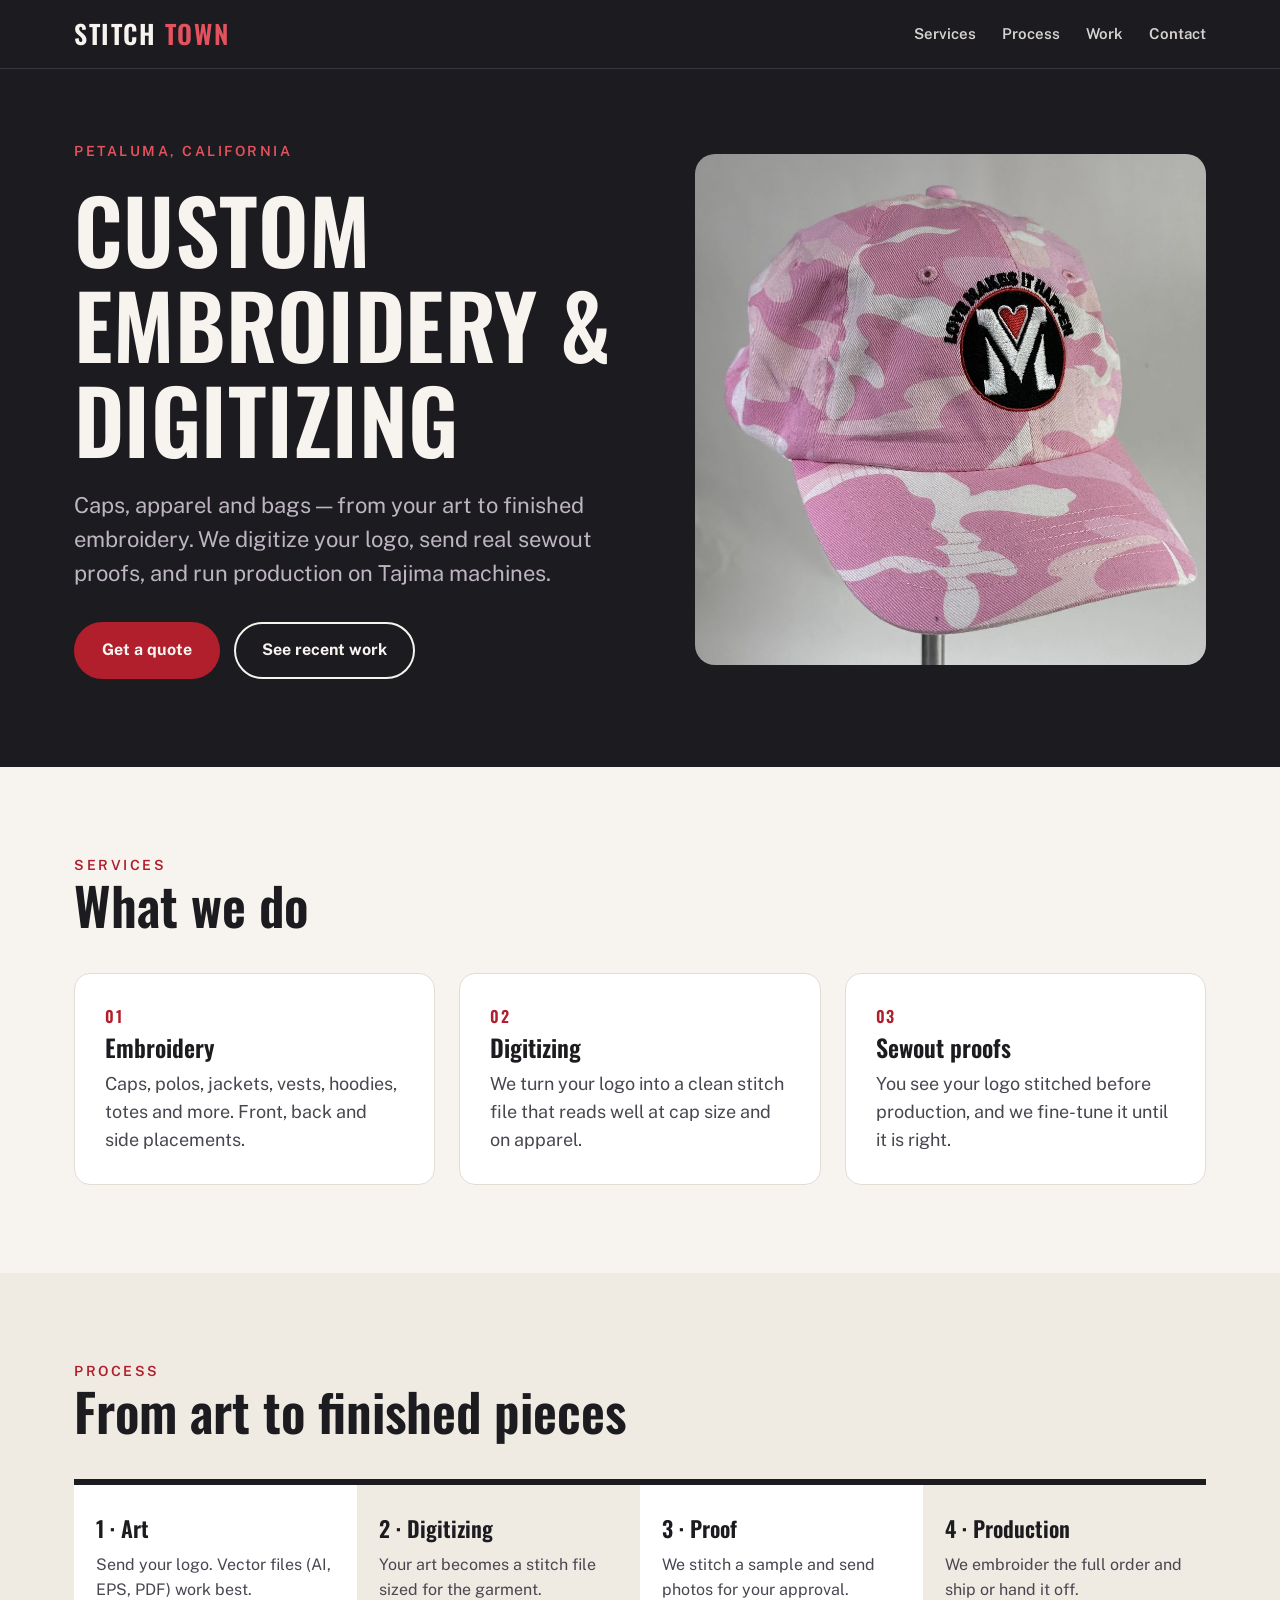
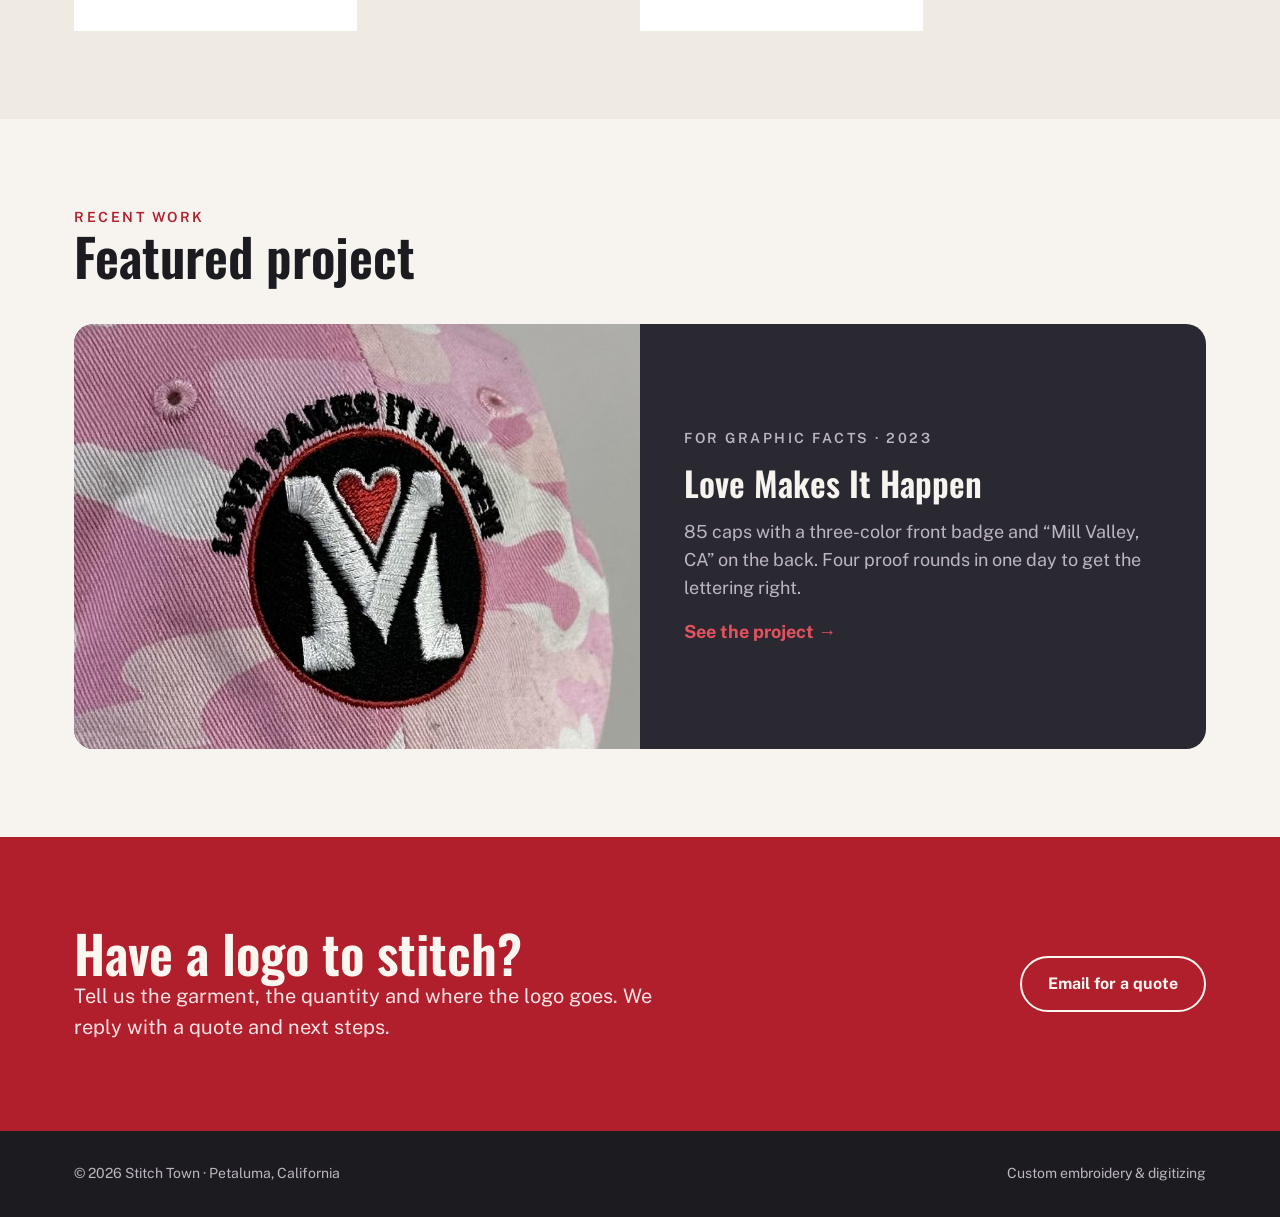
<file: index.html>
<!doctype html>
<html lang="en">
<head>
<meta charset="utf-8">
<meta name="viewport" content="width=device-width, initial-scale=1">
<title>Stitch Town — Custom Embroidery &amp; Digitizing in Petaluma, CA</title>
<meta name="description" content="Stitch Town makes custom embroidery and digitizing in Petaluma, California: caps, apparel and bags, from your art to finished pieces.">
<link rel="stylesheet" href="assets/site.css">
</head>
<body>

<header class="site-head">
  <div class="wrap">
    <a class="brand" href="./">Stitch <span>Town</span></a>
    <nav class="nav" aria-label="Main">
      <a href="#services">Services</a>
      <a href="#process" class="hide-sm">Process</a>
      <a href="#work">Work</a>
      <a href="#contact">Contact</a>
    </nav>
  </div>
</header>

<main>
<section class="hero dark">
  <div class="wrap">
    <div>
      <p class="eyebrow">Petaluma, California</p>
      <h1>Custom embroidery &amp; digitizing</h1>
      <p class="lead">Caps, apparel and bags — from your art to finished embroidery. We digitize your logo, send real sewout proofs, and run production on Tajima machines.</p>
      <div class="actions">
        <a class="btn solid" href="#contact">Get a quote</a>
        <a class="btn ghost" href="#work">See recent work</a>
      </div>
    </div>
    <img src="assets/img/lmih-hero.jpg" width="1000" height="1000" alt="Embroidered round logo with the words Love Makes It Happen on a pink camo cap">
  </div>
</section>

<section id="services">
  <div class="wrap">
    <p class="eyebrow">Services</p>
    <h2>What we do</h2>
    <div class="grid3">
      <div class="card">
        <p class="num">01</p>
        <h3>Embroidery</h3>
        <p>Caps, polos, jackets, vests, hoodies, totes and more. Front, back and side placements.</p>
      </div>
      <div class="card">
        <p class="num">02</p>
        <h3>Digitizing</h3>
        <p>We turn your logo into a clean stitch file that reads well at cap size and on apparel.</p>
      </div>
      <div class="card">
        <p class="num">03</p>
        <h3>Sewout proofs</h3>
        <p>You see your logo stitched before production, and we fine-tune it until it is right.</p>
      </div>
    </div>
  </div>
</section>

<section id="process" style="background:var(--paper-2)">
  <div class="wrap">
    <p class="eyebrow">Process</p>
    <h2>From art to finished pieces</h2>
    <div class="steps">
      <div><b>1 · Art</b><p>Send your logo. Vector files (AI, EPS, PDF) work best.</p></div>
      <div><b>2 · Digitizing</b><p>Your art becomes a stitch file sized for the garment.</p></div>
      <div><b>3 · Proof</b><p>We stitch a sample and send photos for your approval.</p></div>
      <div><b>4 · Production</b><p>We embroider the full order and ship or hand it off.</p></div>
    </div>
  </div>
</section>

<section id="work">
  <div class="wrap">
    <p class="eyebrow">Recent work</p>
    <h2>Featured project</h2>
    <a class="feature" href="projects/love-makes-it-happen/">
      <img src="assets/img/lmih-proof.jpg" width="900" height="675" alt="Close-up of the embroidered Love Makes It Happen badge">
      <div class="txt">
        <p class="eyebrow">For Graphic Facts · 2023</p>
        <h3 style="font-size:34px">Love Makes It Happen</h3>
        <p>85 caps with a three-color front badge and “Mill Valley, CA” on the back. Four proof rounds in one day to get the lettering right.</p>
        <span class="more">See the project →</span>
      </div>
    </a>
  </div>
</section>

<section id="contact" class="contact">
  <div class="wrap">
    <div>
      <h2>Have a logo to stitch?</h2>
      <p>Tell us the garment, the quantity and where the logo goes. We reply with a quote and next steps.</p>
    </div>
    <a class="btn" href="mailto:info@stitchtown.net?subject=Embroidery%20quote">Email for a quote</a>
  </div>
</section>
</main>

<footer class="site-foot">
  <div class="wrap">
    <span>© 2026 Stitch Town · Petaluma, California</span>
    <span>Custom embroidery &amp; digitizing</span>
  </div>
</footer>

</body>
</html>
</file>
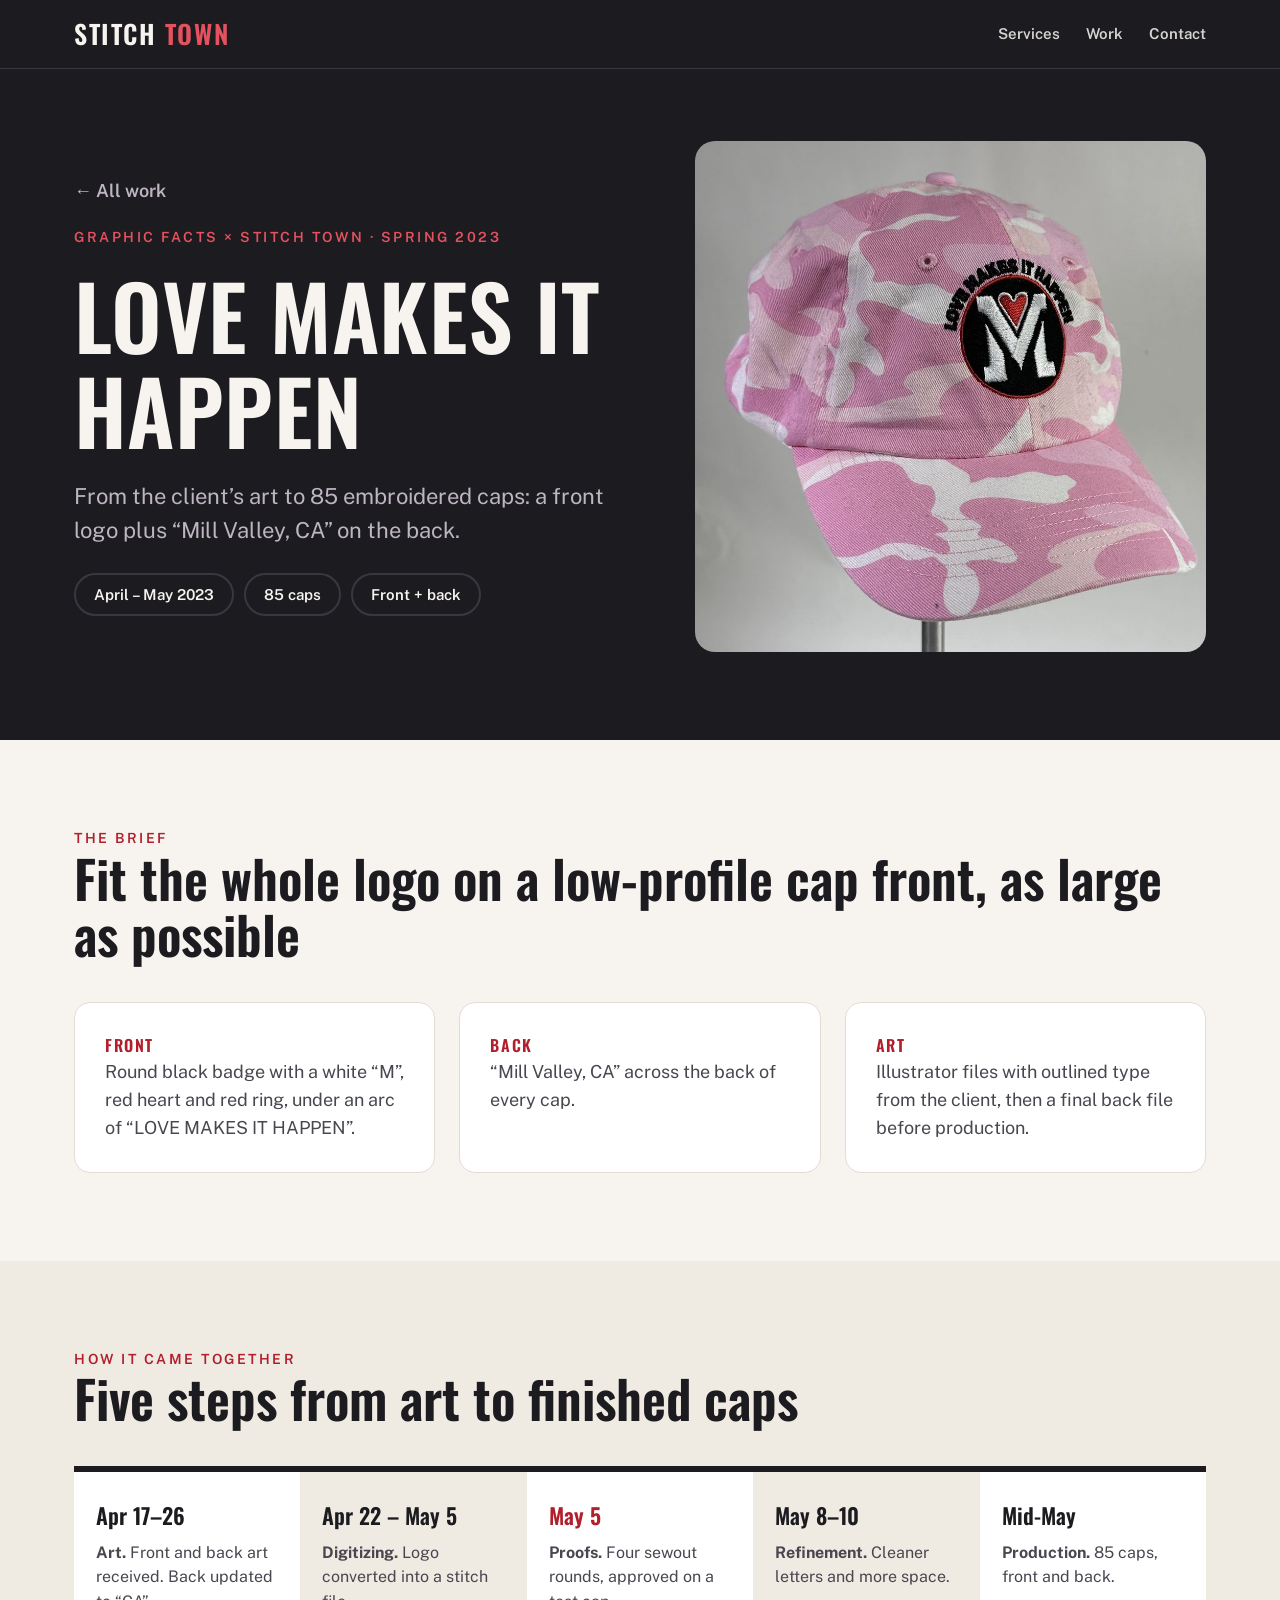
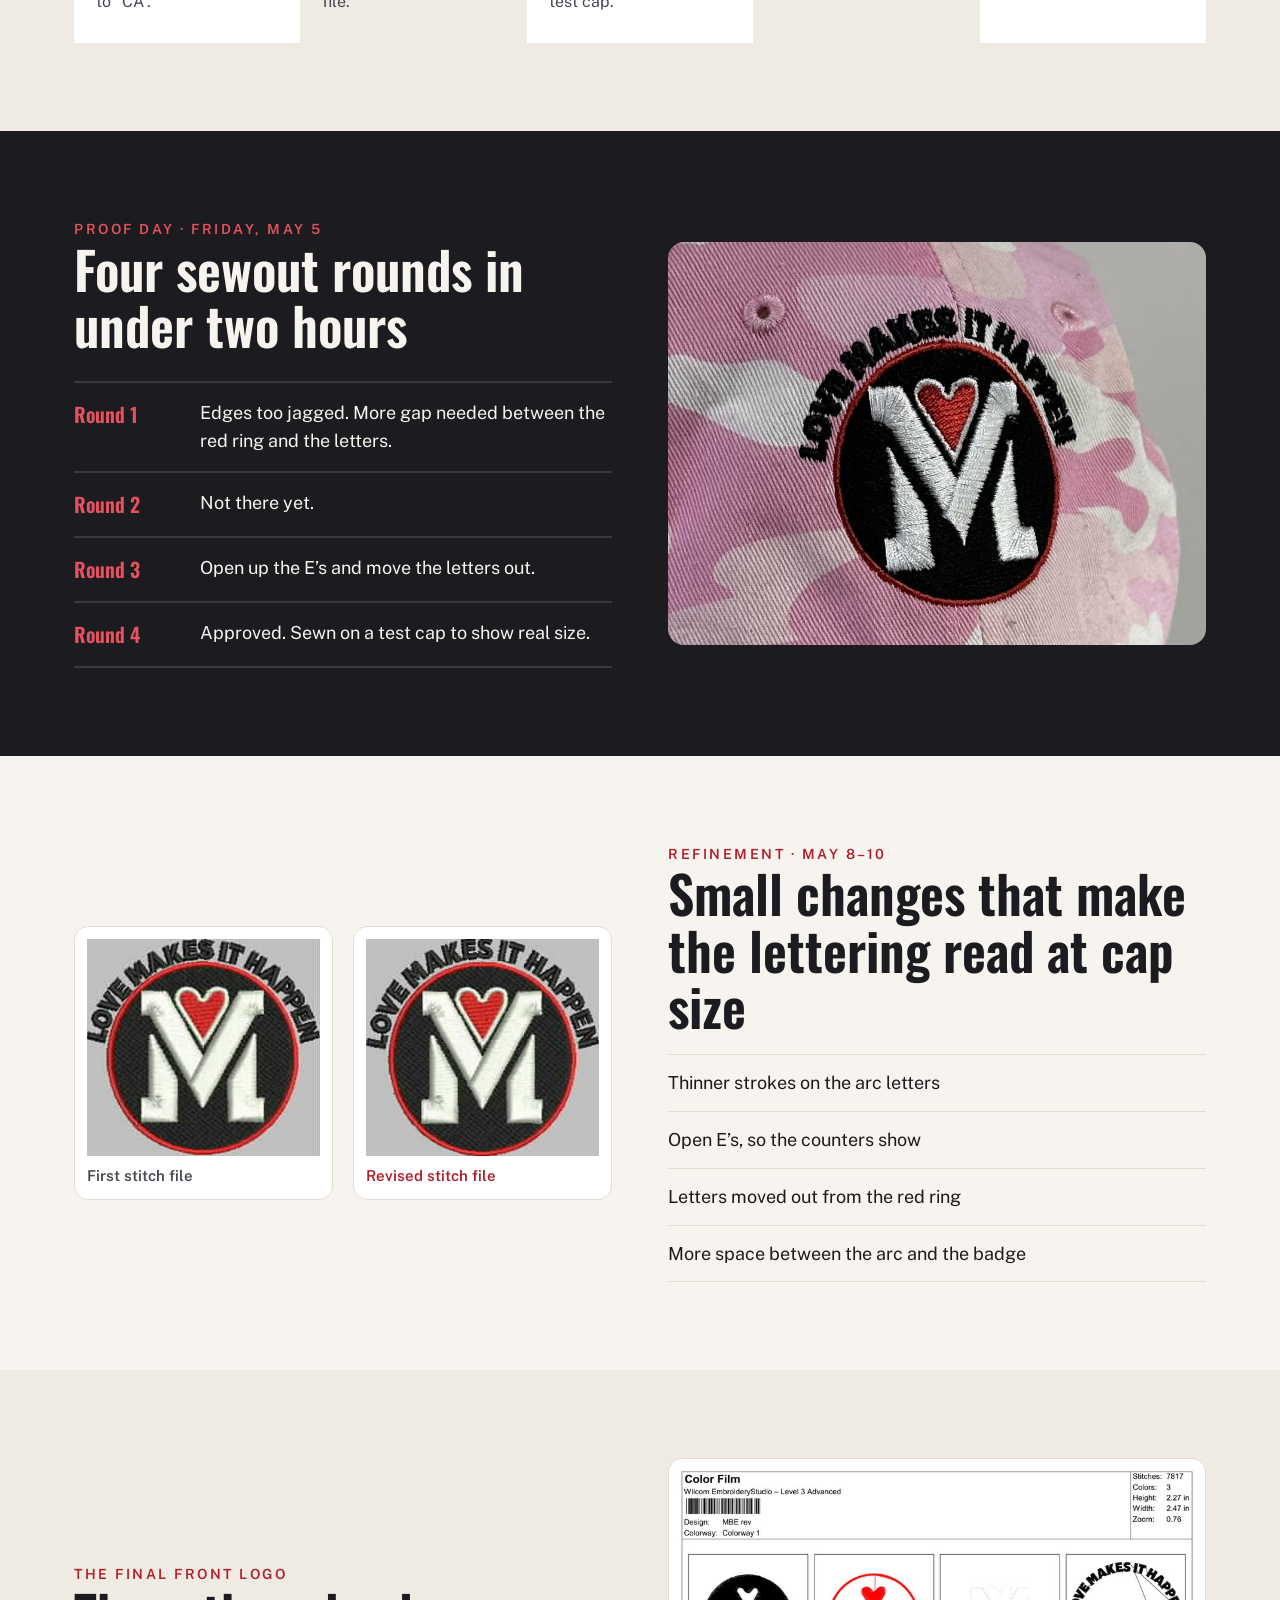
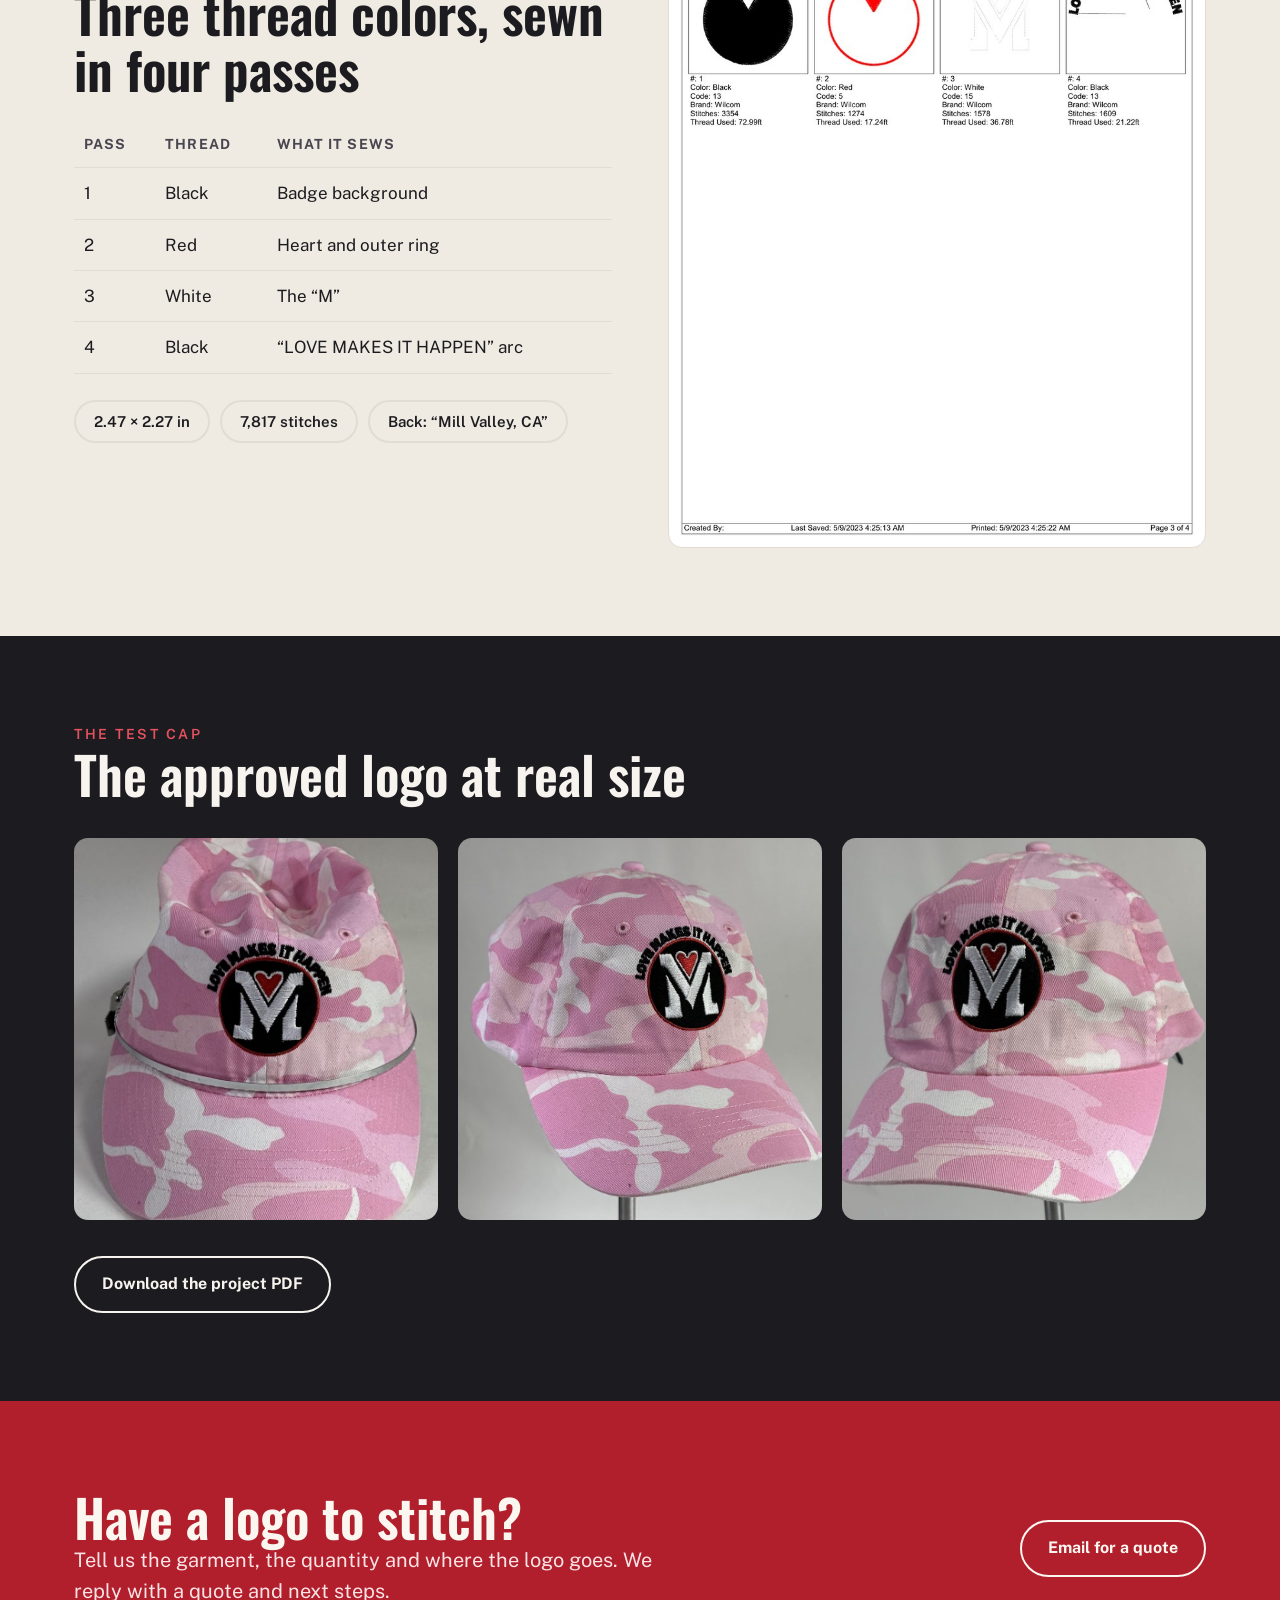
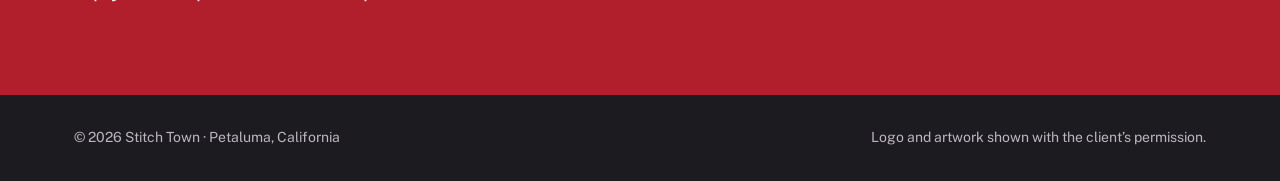
<file: projects/love-makes-it-happen/index.html>
<!doctype html>
<html lang="en">
<head>
<meta charset="utf-8">
<meta name="viewport" content="width=device-width, initial-scale=1">
<title>Love Makes It Happen — Cap Project | Stitch Town</title>
<meta name="description" content="85 embroidered caps for Graphic Facts: a three-color front badge and a Mill Valley, CA back, refined through four sewout proofs.">
<link rel="stylesheet" href="../../assets/site.css">
</head>
<body>

<header class="site-head">
  <div class="wrap">
    <a class="brand" href="../../">Stitch <span>Town</span></a>
    <nav class="nav" aria-label="Main">
      <a href="../../#services">Services</a>
      <a href="../../#work">Work</a>
      <a href="../../#contact">Contact</a>
    </nav>
  </div>
</header>

<main>
<section class="hero dark">
  <div class="wrap">
    <div>
      <a class="back" href="../../#work">← All work</a>
      <p class="eyebrow">Graphic Facts × Stitch Town · Spring 2023</p>
      <h1>Love Makes It Happen</h1>
      <p class="lead">From the client’s art to 85 embroidered caps: a front logo plus “Mill Valley, CA” on the back.</p>
      <div class="pills"><span>April – May 2023</span><span>85 caps</span><span>Front + back</span></div>
    </div>
    <img src="../../assets/img/lmih-hero.jpg" width="1000" height="1000" alt="Embroidered round logo with the words Love Makes It Happen on a pink camo cap">
  </div>
</section>

<section>
  <div class="wrap">
    <p class="eyebrow">The brief</p>
    <h2>Fit the whole logo on a low-profile cap front, as large as possible</h2>
    <div class="grid3">
      <div class="card"><p class="num">FRONT</p><p>Round black badge with a white “M”, red heart and red ring, under an arc of “LOVE MAKES IT HAPPEN”.</p></div>
      <div class="card"><p class="num">BACK</p><p>“Mill Valley, CA” across the back of every cap.</p></div>
      <div class="card"><p class="num">ART</p><p>Illustrator files with outlined type from the client, then a final back file before production.</p></div>
    </div>
  </div>
</section>

<section style="background:var(--paper-2)">
  <div class="wrap">
    <p class="eyebrow">How it came together</p>
    <h2>Five steps from art to finished caps</h2>
    <div class="steps five">
      <div><b>Apr 17–26</b><p><strong>Art.</strong> Front and back art received. Back updated to “CA”.</p></div>
      <div><b>Apr 22 – May 5</b><p><strong>Digitizing.</strong> Logo converted into a stitch file.</p></div>
      <div><b style="color:var(--red)">May 5</b><p><strong>Proofs.</strong> Four sewout rounds, approved on a test cap.</p></div>
      <div><b>May 8–10</b><p><strong>Refinement.</strong> Cleaner letters and more space.</p></div>
      <div><b>Mid-May</b><p><strong>Production.</strong> 85 caps, front and back.</p></div>
    </div>
  </div>
</section>

<section class="dark">
  <div class="wrap two">
    <div>
      <p class="eyebrow">Proof day · Friday, May 5</p>
      <h2>Four sewout rounds in under two hours</h2>
      <ol class="rounds">
        <li><b>Round 1</b><span>Edges too jagged. More gap needed between the red ring and the letters.</span></li>
        <li><b>Round 2</b><span>Not there yet.</span></li>
        <li><b>Round 3</b><span>Open up the E’s and move the letters out.</span></li>
        <li><b>Round 4</b><span>Approved. Sewn on a test cap to show real size.</span></li>
      </ol>
    </div>
    <img src="../../assets/img/lmih-proof.jpg" width="900" height="675" alt="Close-up sewout of the badge with arched Love Makes It Happen lettering" style="border-radius:16px">
  </div>
</section>

<section>
  <div class="wrap two">
    <div class="ba">
      <figure><img src="../../assets/img/lmih-first.jpg" width="440" height="410" alt="First stitch file render of the badge and lettering"><figcaption>First stitch file</figcaption></figure>
      <figure><img src="../../assets/img/lmih-final.jpg" width="440" height="410" alt="Revised stitch file render with thinner, more open lettering"><figcaption>Revised stitch file</figcaption></figure>
    </div>
    <div>
      <p class="eyebrow">Refinement · May 8–10</p>
      <h2>Small changes that make the lettering read at cap size</h2>
      <ul class="checks">
        <li>Thinner strokes on the arc letters</li>
        <li>Open E’s, so the counters show</li>
        <li>Letters moved out from the red ring</li>
        <li>More space between the arc and the badge</li>
      </ul>
    </div>
  </div>
</section>

<section style="background:var(--paper-2)">
  <div class="wrap two">
    <div>
      <p class="eyebrow">The final front logo</p>
      <h2>Three thread colors, sewn in four passes</h2>
      <table class="spec">
        <thead><tr><th>Pass</th><th>Thread</th><th>What it sews</th></tr></thead>
        <tbody>
          <tr><td>1</td><td>Black</td><td>Badge background</td></tr>
          <tr><td>2</td><td>Red</td><td>Heart and outer ring</td></tr>
          <tr><td>3</td><td>White</td><td>The “M”</td></tr>
          <tr><td>4</td><td>Black</td><td>“LOVE MAKES IT HAPPEN” arc</td></tr>
        </tbody>
      </table>
      <div class="pills" style="color:var(--ink)"><span style="border-color:var(--line)">2.47 × 2.27 in</span><span style="border-color:var(--line)">7,817 stitches</span><span style="border-color:var(--line)">Back: “Mill Valley, CA”</span></div>
    </div>
    <img class="film" src="../../assets/img/lmih-colors.jpg" width="800" height="1035" alt="Color sequence sheet: black badge, red heart and ring, white M, black lettering">
  </div>
</section>

<section class="dark">
  <div class="wrap">
    <p class="eyebrow">The test cap</p>
    <h2>The approved logo at real size</h2>
    <div class="gallery">
      <img src="../../assets/img/lmih-cap-front.jpg" width="800" height="840" alt="Front view of pink camo cap with the logo">
      <img src="../../assets/img/lmih-hero.jpg" width="1000" height="1000" alt="Three-quarter view of pink camo cap with the logo">
      <img src="../../assets/img/lmih-cap-side.jpg" width="800" height="840" alt="Side view of pink camo cap with the logo">
    </div>
    <p style="margin-top:36px"><a class="btn ghost" href="Love-Makes-It-Happen-Cap-Project.pdf">Download the project PDF</a></p>
  </div>
</section>

<section id="contact" class="contact">
  <div class="wrap">
    <div>
      <h2>Have a logo to stitch?</h2>
      <p>Tell us the garment, the quantity and where the logo goes. We reply with a quote and next steps.</p>
    </div>
    <a class="btn" href="mailto:info@stitchtown.net?subject=Embroidery%20quote">Email for a quote</a>
  </div>
</section>
</main>

<footer class="site-foot">
  <div class="wrap">
    <span>© 2026 Stitch Town · Petaluma, California</span>
    <span>Logo and artwork shown with the client’s permission.</span>
  </div>
</footer>

</body>
</html>
</file>
<file: assets/site.css>
/* Stitch Town — site styles */
@font-face{font-family:"Oswald";font-weight:600;font-display:swap;src:url(fonts/oswald-600.woff2) format("woff2")}
@font-face{font-family:"Public Sans";font-weight:400;font-display:swap;src:url(fonts/public-sans-400.woff2) format("woff2")}
@font-face{font-family:"Public Sans";font-weight:600;font-display:swap;src:url(fonts/public-sans-600.woff2) format("woff2")}
@font-face{font-family:"Public Sans";font-weight:700;font-display:swap;src:url(fonts/public-sans-700.woff2) format("woff2")}

:root{
  --ink:#1C1B1F; --ink-2:#2A2830; --line-dark:#3A3740;
  --paper:#F7F4EF; --paper-2:#EFEAE2; --card:#FFFFFF; --line:#E2DCD3;
  --red:#B11E2C; --red-light:#E5525F;
  --text:#1C1B1F; --muted:#4A4650; --muted-dark:#BDB6C2;
  --display:"Oswald",Arial,sans-serif; --body:"Public Sans",Arial,sans-serif;
  --wrap:1180px;
}
*{box-sizing:border-box;margin:0;padding:0}
html{scroll-behavior:smooth}
body{background:var(--paper);color:var(--text);font-family:var(--body);font-size:18px;line-height:1.55;-webkit-font-smoothing:antialiased}
img{display:block;max-width:100%;height:auto}
a{color:inherit}
.wrap{max-width:var(--wrap);margin:0 auto;padding:0 24px}
.eyebrow{font-size:14px;font-weight:600;letter-spacing:.18em;text-transform:uppercase;color:var(--red)}
.dark .eyebrow{color:var(--red-light)}
h1,h2,h3{font-family:var(--display);font-weight:600;line-height:1.08}
h1{font-size:clamp(44px,7vw,88px);text-transform:uppercase;letter-spacing:.005em}
h2{font-size:clamp(32px,4.2vw,52px)}
h3{font-size:24px}
p.lead{font-size:clamp(19px,2vw,22px);color:var(--muted)}
.dark{background:var(--ink);color:var(--paper)}
.dark p.lead{color:var(--muted-dark)}
section{padding:88px 0}
.btn{display:inline-block;font-weight:700;font-size:16px;text-decoration:none;padding:14px 26px;border-radius:999px;border:2px solid currentColor;transition:background .15s,color .15s}
.btn.solid{background:var(--red);border-color:var(--red);color:#FBF6F0}
.btn.solid:hover{background:#951824;border-color:#951824}
.btn.ghost:hover{background:var(--paper);color:var(--ink)}
.btn:focus-visible,a:focus-visible{outline:3px solid var(--red-light);outline-offset:3px}

/* header */
.site-head{background:var(--ink);color:var(--paper);position:sticky;top:0;z-index:10;border-bottom:1px solid var(--line-dark)}
.site-head .wrap{display:flex;align-items:center;justify-content:space-between;height:68px;gap:16px}
.brand{white-space:nowrap;font-family:var(--display);font-size:26px;letter-spacing:.06em;text-transform:uppercase;text-decoration:none}
.brand span{color:var(--red-light)}
.nav{display:flex;gap:26px;font-size:15px;font-weight:600}
.nav a{text-decoration:none;opacity:.85}
.nav a:hover{opacity:1;text-decoration:underline;text-underline-offset:4px}

/* hero */
.hero{padding:72px 0 88px}
.hero .wrap{display:grid;grid-template-columns:1.05fr .95fr;gap:56px;align-items:center}
.hero h1{margin:18px 0 22px}
.hero .actions{display:flex;flex-wrap:wrap;gap:14px;margin-top:32px}
.hero img{border-radius:20px;aspect-ratio:1/1;object-fit:cover;width:100%}

/* cards */
.grid3{display:grid;grid-template-columns:repeat(3,1fr);gap:24px;margin-top:40px}
.card{background:var(--card);border:1px solid var(--line);border-radius:16px;padding:30px}
.card h3{margin:6px 0 10px}
.card p{color:var(--muted)}
.card .num{font-family:var(--display);font-size:16px;color:var(--red);letter-spacing:.1em}

/* steps */
.steps{display:grid;grid-template-columns:repeat(4,1fr);margin-top:40px;border-top:6px solid var(--ink)}
.steps div{padding:26px 22px 28px;background:var(--card)}
.steps div:nth-child(even){background:var(--paper-2)}
.steps b{display:block;font-family:var(--display);font-size:22px;font-weight:600;margin-bottom:8px}
.steps p{color:var(--muted);font-size:16px}

.steps.five{grid-template-columns:repeat(5,1fr)}

/* feature */
.feature{display:grid;grid-template-columns:1fr 1fr;gap:0;margin-top:40px;background:var(--ink-2);border-radius:20px;overflow:hidden;text-decoration:none;color:var(--paper)}
.feature img{width:100%;height:100%;object-fit:cover;aspect-ratio:4/3}
.feature .txt{padding:44px;display:flex;flex-direction:column;justify-content:center;gap:16px}
.feature .txt p{color:var(--muted-dark)}
.feature .more{font-weight:700;color:var(--red-light)}
.feature:hover .more{text-decoration:underline;text-underline-offset:4px}

/* contact */
.contact{background:var(--red);color:#FBF6F0}
.contact .wrap{display:flex;justify-content:space-between;align-items:center;gap:40px;flex-wrap:wrap}
.contact p{font-size:20px;max-width:620px;color:#FBE3E5}
.contact .btn{border-color:#FBF6F0}
.contact .btn:hover{background:#FBF6F0;color:var(--red)}

/* footer */
.site-foot{background:var(--ink);color:var(--muted-dark);font-size:14px;padding:32px 0}
.site-foot .wrap{display:flex;justify-content:space-between;gap:16px;flex-wrap:wrap}

/* project page */
.pills{display:flex;flex-wrap:wrap;gap:10px;margin-top:26px}
.pills span{font-size:15px;font-weight:600;padding:8px 18px;border:2px solid var(--line-dark);border-radius:999px}
.rounds{list-style:none;margin-top:28px;border-top:2px solid var(--line-dark)}
.rounds li{display:grid;grid-template-columns:110px 1fr;gap:16px;padding:16px 0;border-bottom:2px solid var(--line-dark)}
.rounds b{font-family:var(--display);font-weight:600;color:var(--red-light);font-size:20px}
.two{display:grid;grid-template-columns:1fr 1fr;gap:56px;align-items:center}
.ba{display:grid;grid-template-columns:1fr 1fr;gap:20px}
.ba figure{background:var(--card);border:1px solid var(--line);border-radius:14px;padding:12px}
.ba figcaption{font-size:15px;font-weight:600;color:var(--muted);margin-top:8px}
.ba figure:last-child figcaption{color:var(--red)}
.checks{list-style:none;margin-top:20px;border-top:1px solid var(--line)}
.checks li{padding:14px 0;border-bottom:1px solid var(--line)}
table.spec{width:100%;border-collapse:collapse;margin-top:24px;font-size:17px}
table.spec th,table.spec td{text-align:left;padding:12px 10px;border-bottom:1px solid var(--line)}
table.spec th{font-size:14px;letter-spacing:.08em;text-transform:uppercase;color:var(--muted)}
table.spec tr:nth-child(even) td{background:var(--paper-2)}
.film{background:var(--card);border:1px solid var(--line);border-radius:14px;padding:10px}
.gallery{display:grid;grid-template-columns:repeat(3,1fr);gap:20px;margin-top:36px}
.gallery img{border-radius:14px;aspect-ratio:533/560;object-fit:cover;width:100%}
.back{font-weight:600;text-decoration:none;display:inline-block;margin-bottom:22px;color:var(--muted-dark)}
.back:hover{color:var(--paper)}

@media (max-width:860px){
  section{padding:64px 0}
  .hero .wrap,.two,.feature{grid-template-columns:1fr}
  .grid3,.gallery{grid-template-columns:1fr}
  .steps,.steps.five{grid-template-columns:1fr 1fr}
  .feature .txt{padding:28px}
  .nav{gap:16px;font-size:14px}
  .nav .hide-sm{display:none}
}
@media (max-width:480px){
  .steps,.steps.five{grid-template-columns:1fr}
  .brand{font-size:21px}
  .nav{gap:12px;font-size:13px}
  .ba{grid-template-columns:1fr 1fr;gap:12px}
  .rounds li{grid-template-columns:90px 1fr}
}
</file>
